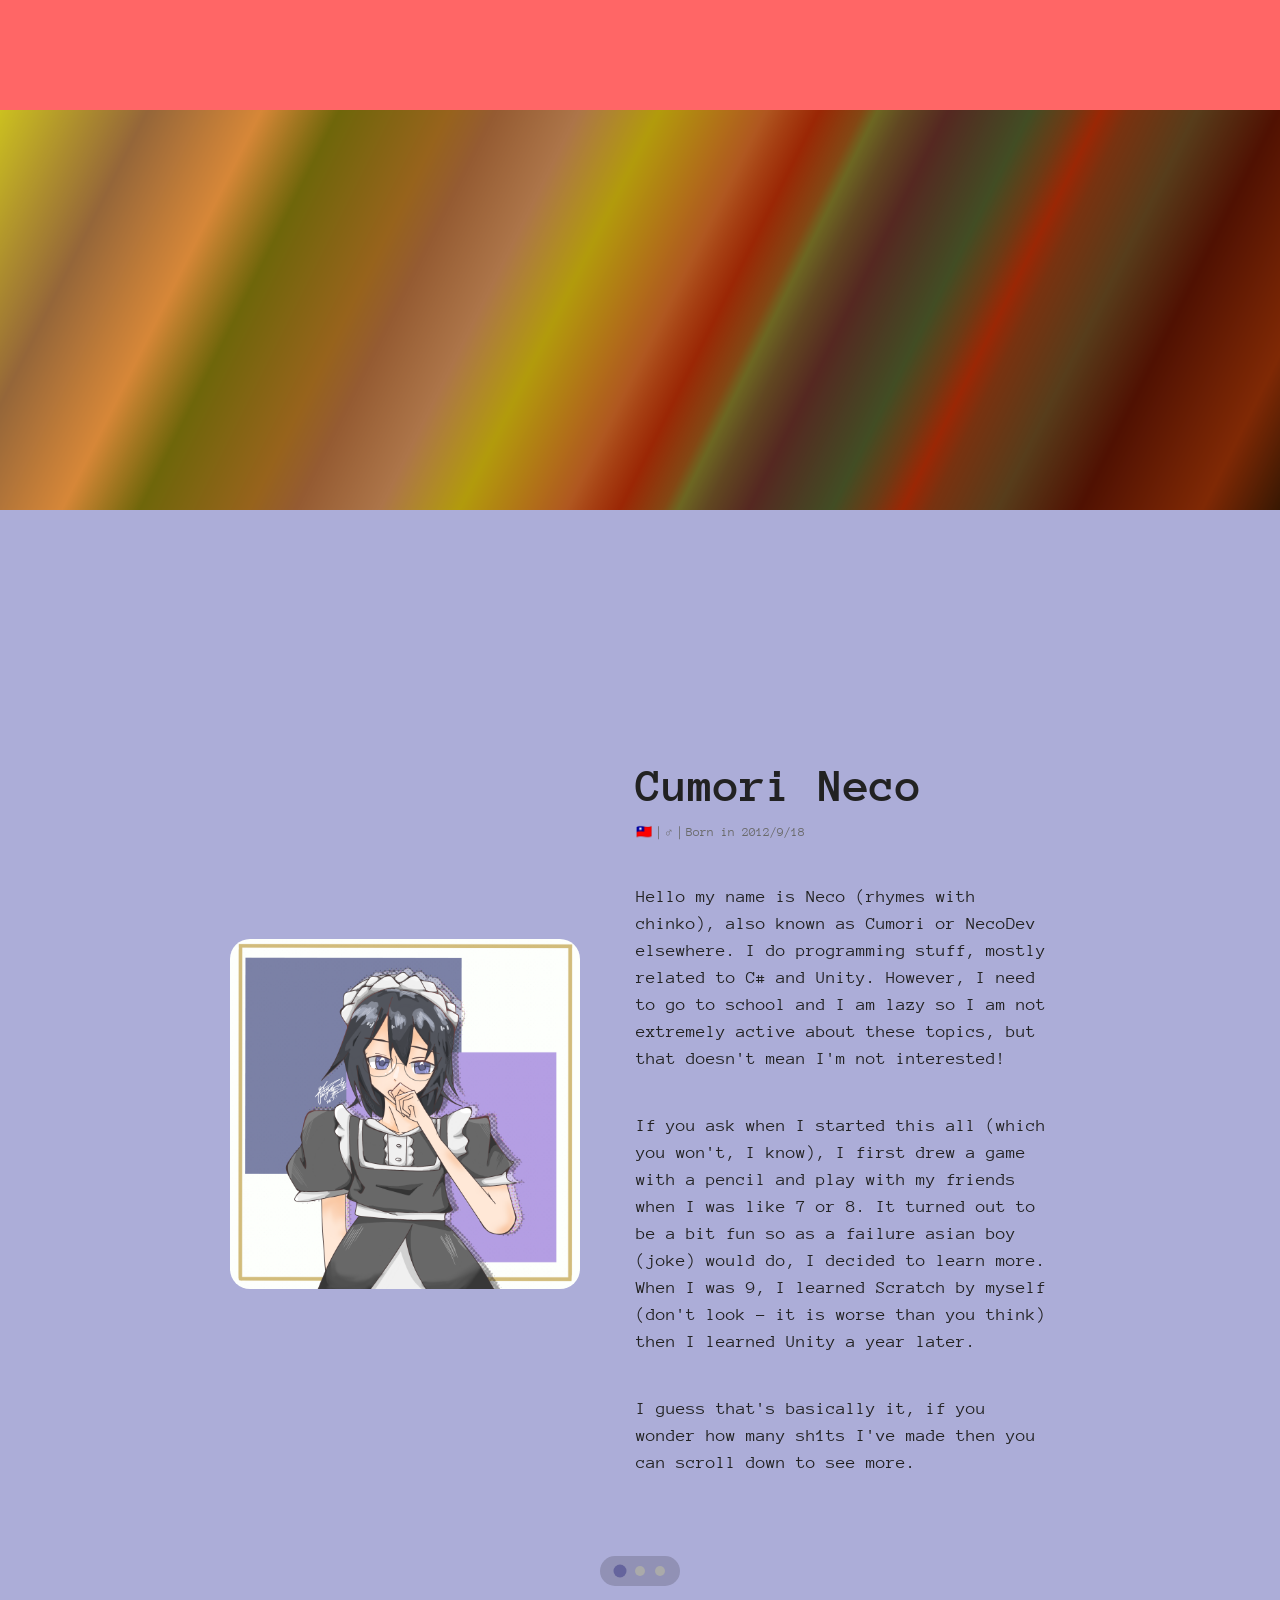
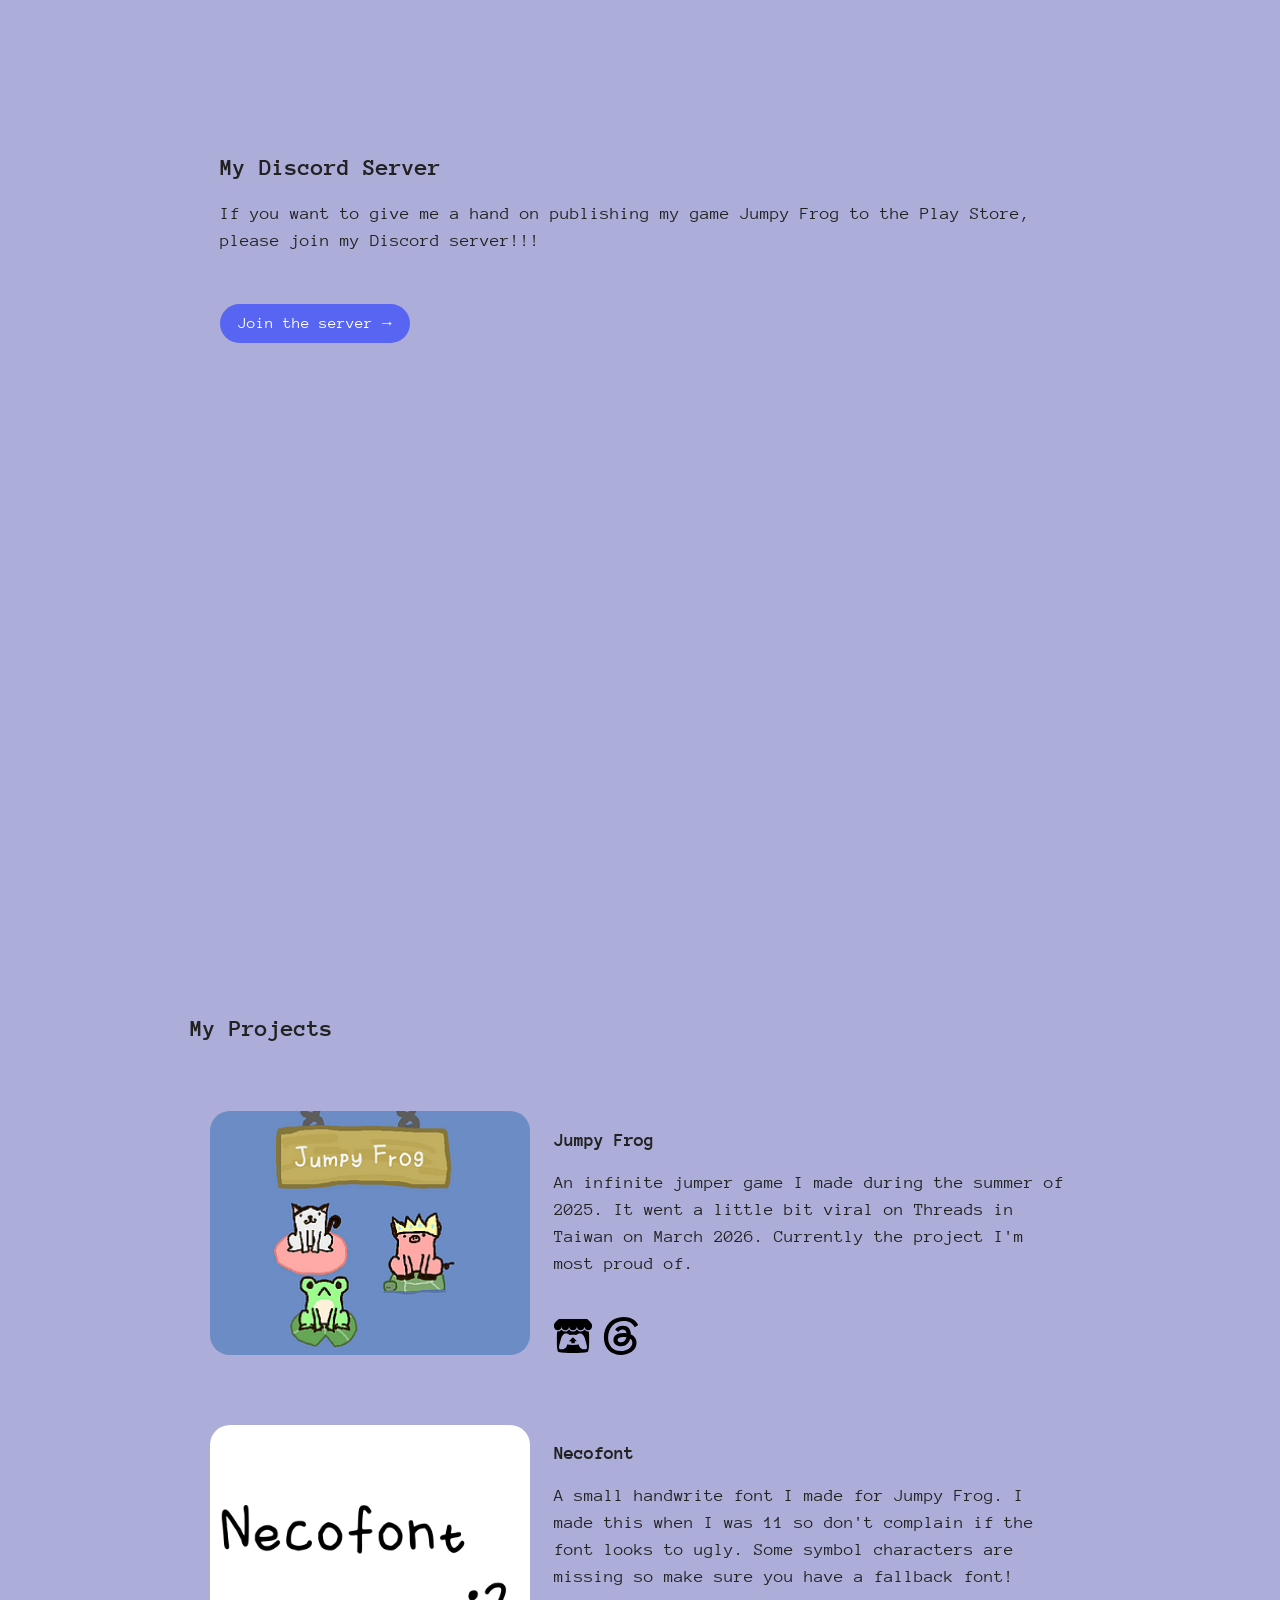
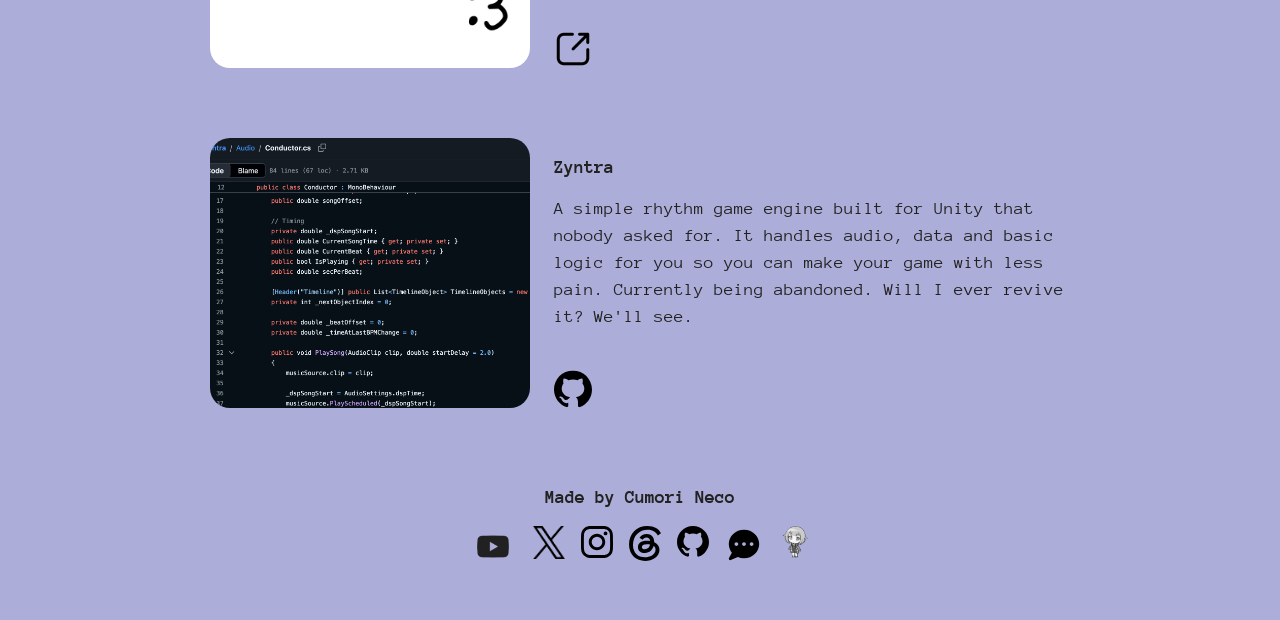
<file: index.html>
<!-- I suck at html so forgive my mistake-->
<!doctype html>
<html lang="en">
    <head>
        <meta charset="UTF-8" />
        <title>Cumori Neco's Cozy Webpage</title>
        <link rel="stylesheet" href="styles.css" />
        <link rel="preconnect" href="https://fonts.googleapis.com" />
        <link rel="preconnect" href="https://fonts.gstatic.com" crossorigin />
        <link
            href="https://fonts.googleapis.com/css2?family=Anonymous+Pro:ital,wght@0,400;0,700;1,400;1,700&display=swap"
            rel="stylesheet" />
        <link rel="icon" href="Images/favicon.png" />
        <script src="script.js" defer></script>
    </head>
    <body>
        <div class="marquee-container">
           <div class="marquee-content">PLEASE HELP ME PUBLISH MY OLD GAME JUMPY FROG ON THE GOOGLE PLAY STORE VIA THE DISCORD LINK BELOW!!!</div>
        </div>
        <img src="Images/banner.png" class="banner" />
        <main class="content">
            <section class="hero" id="home-hero">
                <div class="slides">
                    <div class="slide active">
                        <div class="intro">
                        <img src="Images/me.png" class="avatar" alt="for those who wonder how I look like..." />
                        <article>
                            <h1>Cumori Neco</h1>
                            <p class="bio">🇹🇼｜♂︎｜Born in 2012/9/18</p>
                            <p>
                                Hello my name is Neco (rhymes with chinko), also known as Cumori or NecoDev elsewhere. I do
                                programming stuff, mostly related to C# and Unity. However, I need to go to school and I am lazy
                                so I am not extremely active about these topics, but that doesn't mean I'm not interested!
                            </p>
                            <p>
                                If you ask when I started this all (which you won't, I know), I first drew a game with a pencil
                                and play with my friends when I was like 7 or 8. It turned out to be a bit fun so as a failure
                                asian boy (joke) would do, I decided to learn more. When I was 9, I learned Scratch by myself
                                (don't look - it is worse than you think) then I learned Unity a year later.
                            </p>
                            <p>
                                I guess that's basically it, if you wonder how many sh1ts I've made then you can scroll down to
                                see more.
                            </p>
                        </article>
                        </div>
                    </div>
                    <div class="slide">
                        <div class="feature">
                            <section class="desk">
                                <h1>Desk</h1>
                                <p>Hey why not take a look at my messy desk where I create things you see below?</p>
                                <a class="button" href="/Desk">My Desk →</a>
                            </section>
                        </div>
                    </div>
                    <div class="slide">
                        <div class="feature">
                            <h1>Blog</h1>
                            <p>I haven't finish the page yet hold on.</p>
                        </div>
                    </div>
                </div>
                    <div class="slide-controls">
                        <button class="slide-dot active" aria-label="Show introduction"></button>
                        <button class="slide-dot" aria-label="Show desk"></button>
                        <button class="slide-dot" aria-label="Show blog"></button>
                    </div>
            </section>
            <section class="discord">
               <h2>My Discord Server</h2>
                <p>If you want to give me a hand on publishing my game Jumpy Frog to the Play Store, please join my Discord server!!!</p>
                <a class="discord-button" href="https://discord.gg/w4Fr3qcdJB">Join the server →</a>
                <iframe class="discord-iframe" title="discord" src="https://discord.com/widget?id=1523357853136588900&theme=dark" width="350" height="500" sandbox="allow-popups allow-popups-to-escape-sandbox allow-same-origin allow-scripts" style="border: none;"></iframe>
            </section>
            <div class="projects">
                <h2>My Projects</h2>
                <div class="project-card">
                    <img src="Images/jumpy-frog.png" class="project-image" />
                    <div class="project-info">
                        <h3>Jumpy Frog</h3>
                        <p>
                            An infinite jumper game I made during the summer of 2025. It went a little bit viral on
                            Threads in Taiwan on March 2026. Currently the project I'm most proud of.
                        </p>
                        <div class="badges">
                            <a href="https://cumori-neco.itch.io/jumpy-frog/" class="badge">
                                <img src=Images/Icons/itchio-logo-textless-black.svg class="badge">
                            </a>
                            <a href="https://www.threads.com/@cumori_neco/post/DV5keT_D2t2" class="badge"><img src="Images/Icons/threads-logo-black.svg" class="badge"></a>
                        </div>
                    </div>
                </div>
                <div class="project-card">
                    <img src="Images/Necofont.png" class="project-image" />
                    <div class="project-info">
                        <h3>Necofont</h3>
                        <p>
                            A small handwrite font I made for Jumpy Frog. I made this when I was 11 so don't complain 
                            if the font looks to ugly. Some symbol characters are missing so make sure you have a 
                            fallback font!
                        </p>
                        <div class="badges">
                            <a href="/Necofont" class="badge">
                                <img src=Images/Icons/link_15493328.png class="badge">
                            </a>
                        </div>
                    </div>
                </div>
                <div class="project-card">
                    <img src="Images/zyntra.png" class="project-image">
                    <div class="project-info">
                        <h3>Zyntra</h3>
                        <p>A simple rhythm game engine built for Unity that nobody asked for. It handles audio, data and basic logic for you 
                        so you can make your game with less pain. Currently being abandoned. Will I ever revive it? 
                        We'll see.</p>
                        <div class="badges">
                            <a href="https://github.com/cumori-neco/Zyntra" class="badge"><img src="Images/Icons/GitHub_Invertocat_Black.svg" class="badge"></a>
                        </div>
                    </div>
                </div>
            </div>
        </main>
    </body>
</html>
<footer>
   <h3>Made by Cumori Neco</h3>
    <div class="socials">
        <a href="https://www.youtube.com/@cumori_neco/"><img src="Images/Icons/yt_icon_almostblack_digital.png" style="width: 48px;"></a>
        <a href="https://www.x.com/cumori_neco/"><img src="Images/Icons/logo-black.png"></a>
        <a href="https://www.instagram.com/sayako_kumori/"><img src="Images/Icons/Instagram_Glyph_Black.svg"></a>
        <a href="https://www.threads.com/@cumori_neco"><img src="Images/Icons/threads-logo-black.svg"></a>
        <a href="https://github.com/cumori-neco/"><img src="Images/Icons/GitHub_Invertocat_Black.svg"></a>
        <a href="/Chat/"><img src="Images/Icons/comment-dots-solid-full.svg" style="width: 38px;"></a>
        <a href="javascript:void(0);" onclick="wonderhoyBaby();"><img src="Images/emu.png"></a>
    </div>
    <div style="height : 50px;"/>
</footer>
</file>
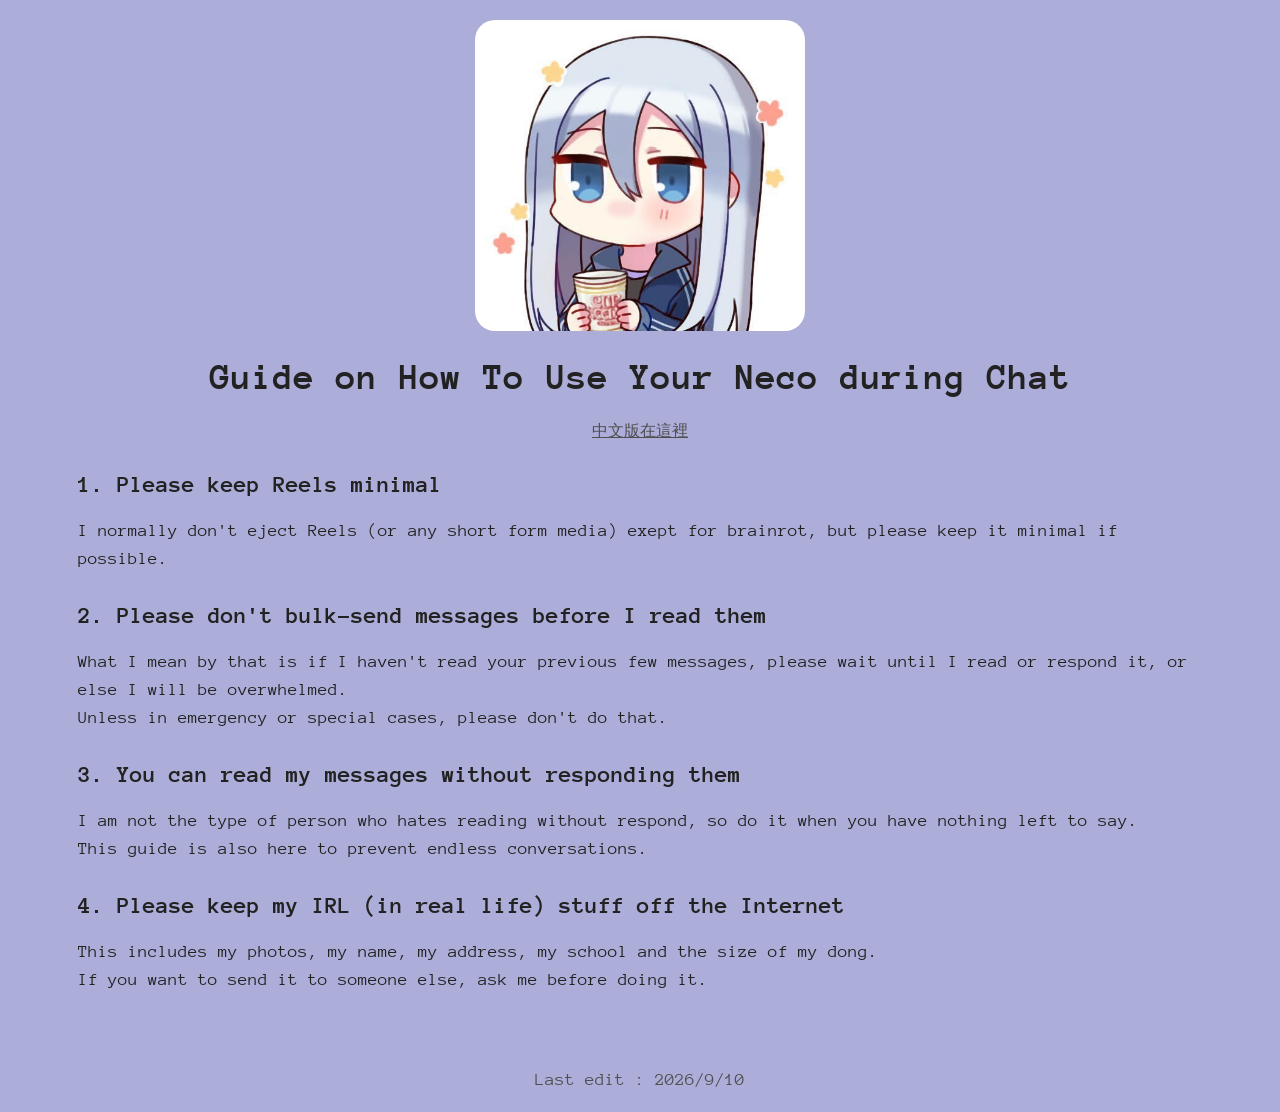
<file: Chat/index.html>
<!doctype html>
<html lang="en">
    <head>
        <meta charset="UTF-8" />
        <link rel="stylesheet" href="styles.css" />
        <link rel="preconnect" href="https://fonts.googleapis.com" />
        <link rel="preconnect" href="https://fonts.gstatic.com" crossorigin />
        <link
            href="https://fonts.googleapis.com/css2?family=Anonymous+Pro:ital,wght@0,400;0,700;1,400;1,700&display=swap"
            rel="stylesheet" />
        <link rel="icon" href="../Images/favicon.png" />
        <title>Chat?</title>
    </head>
    <body>
        <img src="kanade.jpeg" />
        <h1>Guide on How To Use Your Neco during Chat</h1>
        <div style="text-align: center">
            <a style="margin-left: auto" href="chinese.html">中文版在這裡</a>
        </div>
        <article>
            <h2>1. Please keep Reels minimal</h2>
            <p>
                I normally don't eject Reels (or any short form media) exept for brainrot, but please keep it minimal if
                possible.
            </p>
            <h2>2. Please don't bulk-send messages before I read them</h2>
            <p>
                What I mean by that is if I haven't read your previous few messages, please wait until I read or respond
                it, or else I will be overwhelmed.<br />Unless in emergency or special cases, please don't do that.
            </p>
            <h2>3. You can read my messages without responding them</h2>
            <p>
                I am not the type of person who hates reading without respond, so do it when you have nothing left to
                say.<br />This guide is also here to prevent endless conversations.
            </p>
            <h2>4. Please keep my IRL (in real life) stuff off the Internet</h2>
            <p>
                This includes my photos, my name, my address, my school and the size of my dong.<br />If you want to
                send it to someone else, ask me before doing it.
            </p>
        </article>
        <footer>
            <p class="footer">Last edit : 2026/9/10</p>
        </footer>
    </body>
</html>
</file>
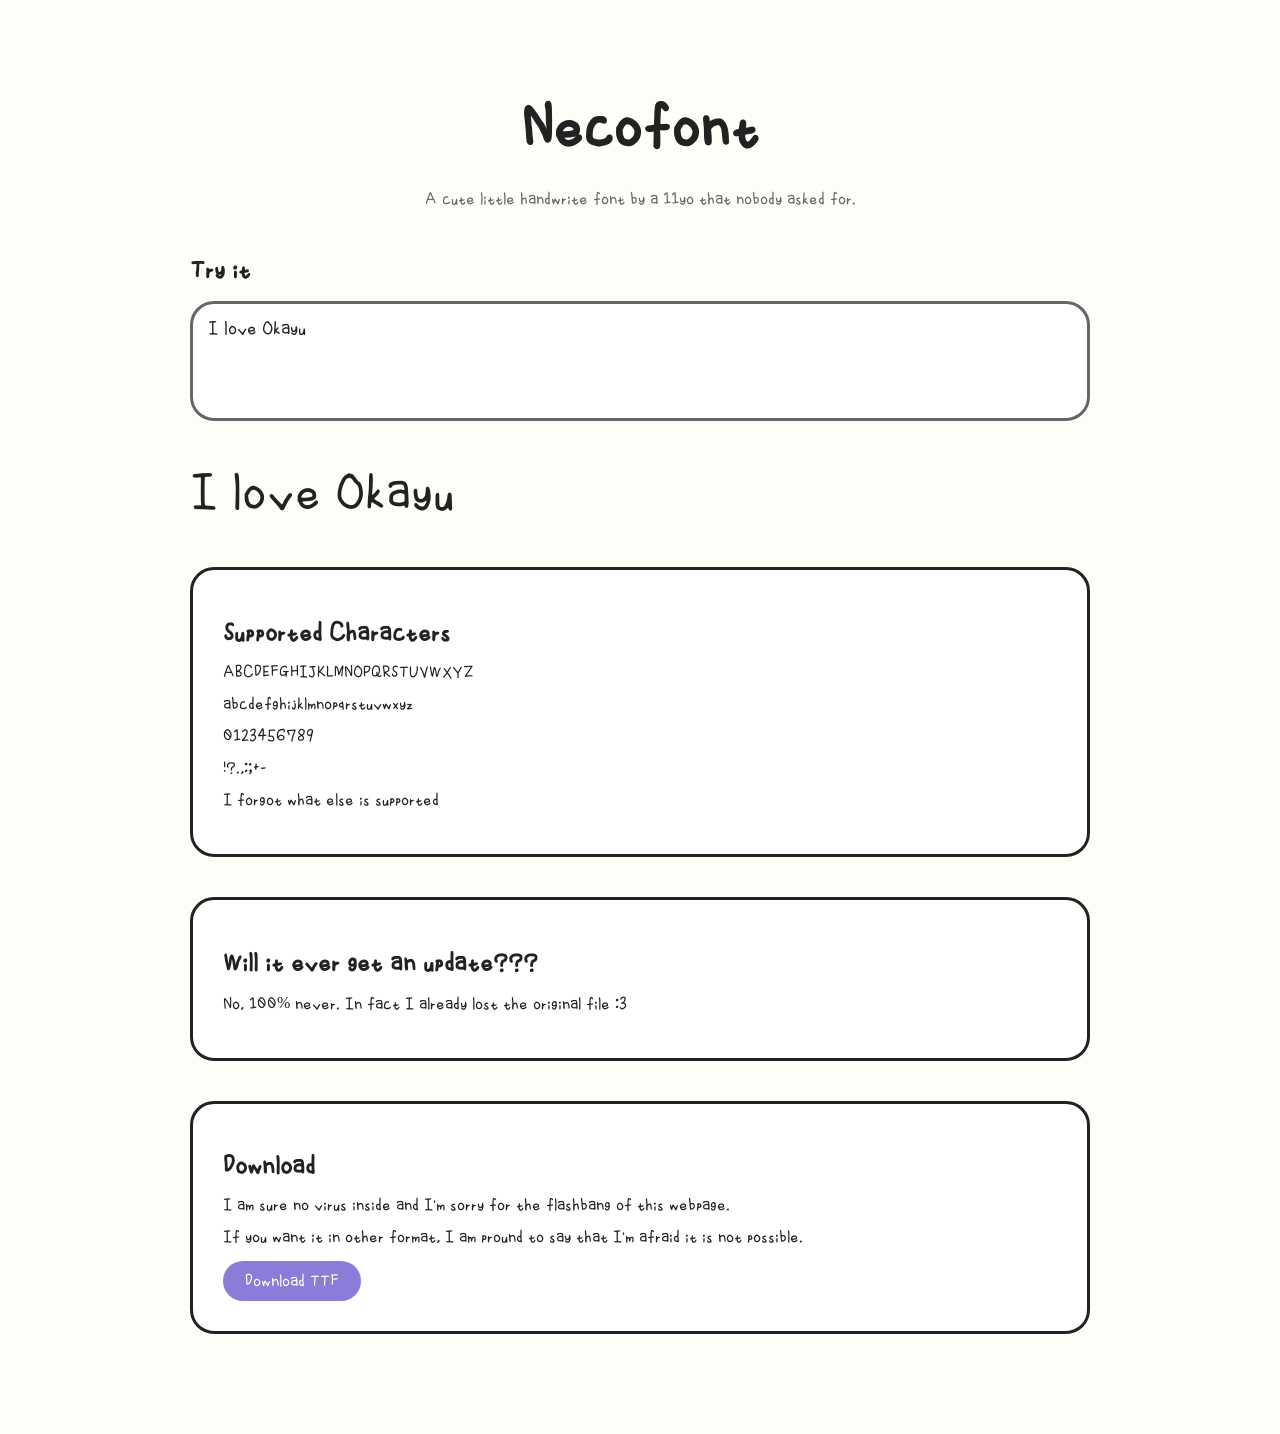
<file: Necofont/index.html>
<!doctype html>
<html lang="en">
    <head>
        <meta charset="UTF-8" />
        <title>Necofont</title>
        <link rel="stylesheet" href="style.css" />
        <link rel="icon" href="../Images/favicon.png" />
    </head>
    <body>
        <main class="container">
            <h1>Necofont</h1>
            <p class="subtitle">A cute little handwrite font by a 11yo that nobody asked for.</p>
            <section class="previewCard">
                <h2>Try it</h2>
                <textarea id="previewInput">I love Okayu</textarea>
                <div id="previewText">I love Okayu</div>
            </section>
            <section class="charset">
                <h2>Supported Characters</h2>
                <p>ABCDEFGHIJKLMNOPQRSTUVWXYZ</p>
                <p>abcdefghijklmnopqrstuvwxyz</p>
                <p>0123456789</p>
                <p>!?.,:;+-</p>
                <p>I forgot what else is supported</p>
            </section>
            <section class="update">
                <h2>Will it ever get an update???</h2>
                <p>No, 100% never. In fact I already lost the original file :3</p>
            </section>
            <section class="download">
                <h2>Download</h2>
                <p>I am sure no virus inside and I'm sorry for the flashbang of this webpage.</p>
                <p>If you want it in other format, I am pround to say that I'm afraid it is not possible.</p>
                <a href="Necofont.ttf" class="button">Download TTF</a>
            </section>
        </main>
        <script>
            const input = document.getElementById("previewInput");
            const preview = document.getElementById("previewText");

            input.addEventListener("input", () => {
                preview.textContent = input.value;
            });
        </script>
    </body>
</html>
</file>
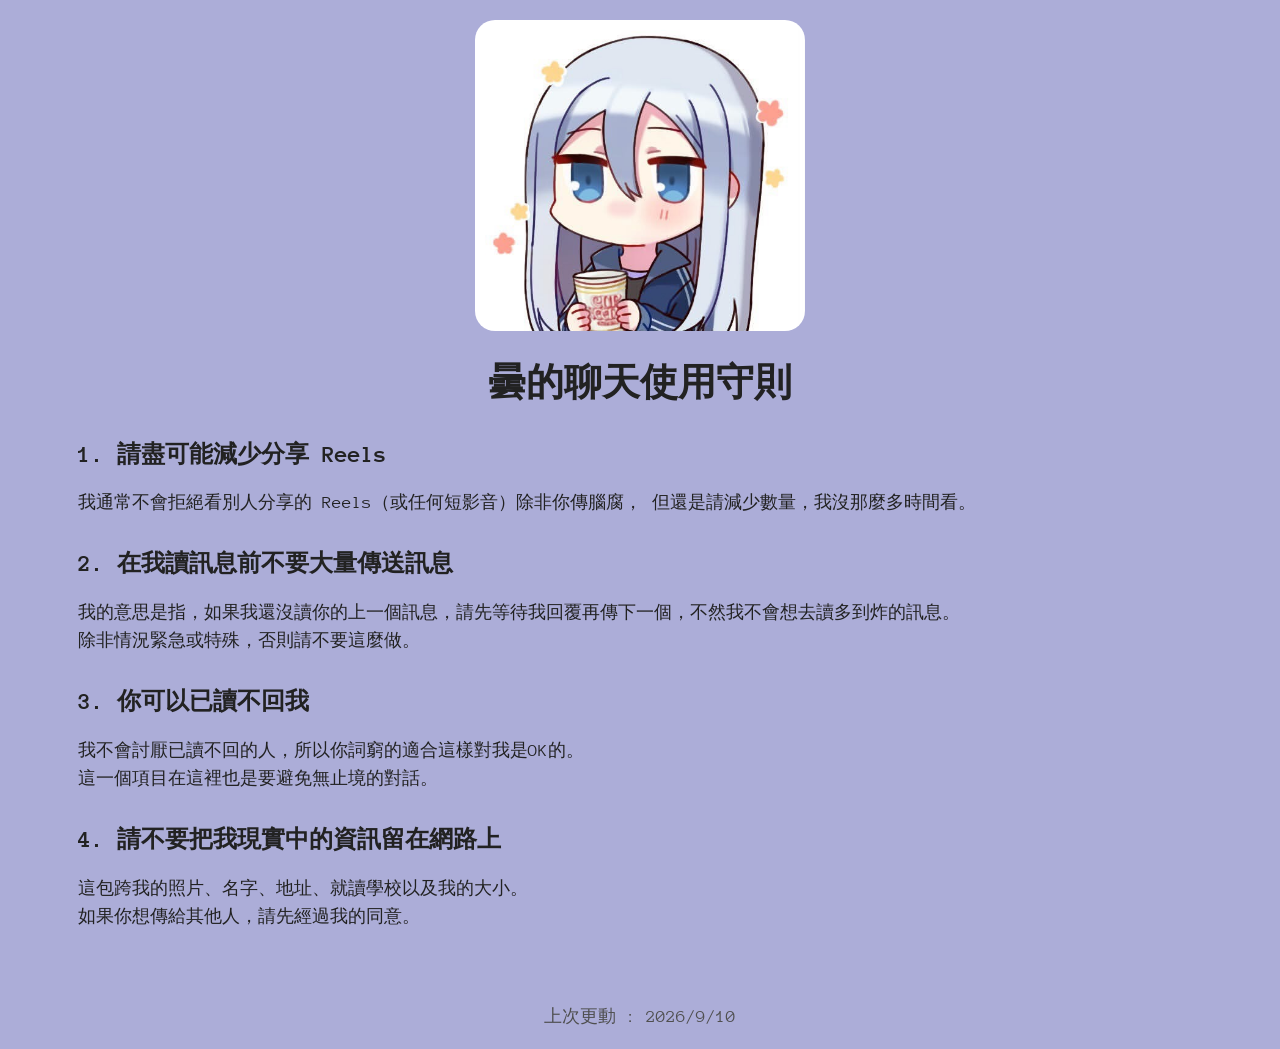
<file: Chat/chinese.html>
<!doctype html>
<html lang="en">
    <head>
        <meta charset="UTF-8" />
        <link rel="stylesheet" href="styles.css" />
        <link rel="preconnect" href="https://fonts.googleapis.com" />
        <link rel="preconnect" href="https://fonts.gstatic.com" crossorigin />
        <link
            href="https://fonts.googleapis.com/css2?family=Anonymous+Pro:ital,wght@0,400;0,700;1,400;1,700&display=swap"
            rel="stylesheet" />
        <link rel="icon" href="../Images/favicon.png" />
        <title>Chat?</title>
    </head>
    <body>
        <img src="kanade.jpeg" />
        <h1>曇的聊天使用守則</h1>
        <article>
            <h2>1. 請盡可能減少分享 Reels</h2>
            <p>我通常不會拒絕看別人分享的 Reels（或任何短影音）除非你傳腦腐， 但還是請減少數量，我沒那麼多時間看。</p>
            <h2>2. 在我讀訊息前不要大量傳送訊息</h2>
            <p>
                我的意思是指，如果我還沒讀你的上一個訊息，請先等待我回覆再傳下一個，不然我不會想去讀多到炸的訊息。<br />除非情況緊急或特殊，否則請不要這麼做。
            </p>
            <h2>3. 你可以已讀不回我</h2>
            <p>
                我不會討厭已讀不回的人，所以你詞窮的適合這樣對我是OK的。<br />這一個項目在這裡也是要避免無止境的對話。
            </p>
            <h2>4. 請不要把我現實中的資訊留在網路上</h2>
            <p>這包跨我的照片、名字、地址、就讀學校以及我的大小。<br />如果你想傳給其他人，請先經過我的同意。</p>
        </article>
        <footer>
            <p class="footer">上次更動 : 2026/9/10</p>
        </footer>
    </body>
</html>
</file>
<file: styles.css>
* {
    font-family: "Anonymous Pro", monospace;
    color: #222222;
}

body {
    background-color: #acadd8;
    margin: 0;
    padding: 0;
}

.banner {
    top: 0;
    left: 0;
    width: 100%;
    height: 400px;
    border-radius: 0;
    object-fit: cover;
}

.avatar {
    width: 350px;
    margin-right: 16px;
    flex-shrink: 0;
    align-content: flex-start;
}

p {
    font-size: 18px;
    margin-bottom: 40px;
    line-height: 1.5;
}

a {
    color: #65649d;
}

h1 {
    font-size: 48px;
    margin-bottom: 4px;
}

p.bio {
    font-size: small;
    color: dimgrey;
    margin-bottom: 40px;
}

img {
    border-radius: 20px;
}

.content {
    max-width: 900px;
    margin: auto;
    padding: 40px;
}

.hero {
    max-width: 1100px;
    margin: 80px auto;
    padding: 40px;
}

.slides {
    position: relative;
}

.slide {
    display: none;
}

.slide.active {
    display: block;
}

.slide-controls {
    display: flex;
    justify-content: center;
    gap: 10px;

    background-color: #9191b5;
    width: 80px;
    margin: 20px auto 0;

    padding-top: 10px;
    padding-bottom: 10px;

    border-radius: 999px;
}

.slide-dot {
    width: 10px;
    height: 10px;

    padding: 0;

    border: none;
    border-radius: 50%;

    background: #aaa;

    cursor: pointer;
}

.slide-dot.active {
    background: #65649d;
    transform: scale(1.3);
}

.intro {
    display: flex;
    gap: 40px;
    align-items: center;
    margin: 40px 0;
}

.discord {
    margin: 80px auto;
    padding: 30px;
}

.discord-iframe {
    width: 100%;
    height: 500px;
    border: none;
    border-radius: 20px;
    margin-top: 20px;
}

.discord-button {
    display: inline-block;

    margin-top: 10px;
    margin-bottom: 20px;

    padding: 10px 18px;

    background: #5865f2;
    color: white;
    text-decoration: none;
    border-radius: 999px;
    transition: transform 0.2s;
}

.discord-button :hover {
    transform: translateY(-2px);
}

.projects {
    display: grid;
    gap: 30px;
    margin-top: 80px;
}

.project-card {
    display: flex;
    gap: 24px;
    padding: 20px;

    text-decoration: none;
    color: inherit;

    transition:
        transform 0.2s,
        box-shadow 0.2s;
}

.project-card:hover {
    transform: translateY(-4px);
    box-shadow: 0 10px 24px rbga(0, 0, 0, 0.2);
}

.project-image {
    width: 320px;
    aspect-ratio: 4/3;
    object-fit: cover;
}

.project-info {
    flex: 1;
}

.badges {
    display: flex;
    gap: 10px;
    flex-wrap: wrap;
    margin-top: 12px;
}

.badge {
    width: 38px;
    height: 38px;
    border-radius: 0;
}

@media (max-width: 700px) {
    .intro {
        flex-direction: column;
        text-align: center;
    }

    .avatar {
        width: 180px;
    }

    .project-card {
        flex-direction: column;
    }

    .project-image {
        width: 100%;
    }
}

footer {
    text-align: center;
    color: darkgray;
}

.socials {
    display: flex;
    justify-content: center;
    gap: 16px;
    margin-top: 16px;
}

.socials img {
    width: 32px;
    height: auto;
    transition: transform 0.2s;
    border-radius: 0;
}

.socials a:hover img {
    transform: scale(1.1);
}

.marquee-container {
    height: 90px;
    background-color: #ff6666;
    overflow: hidden;
    white-space: nowrap;
    padding: 10px 0;
}

.marquee-content {
    display: inline-block;
    padding-left: 100%;
    animation: scroll 20s linear infinite;
    font-size: 80px;
}

/* Copy pasty */

.button {
    display: inline-block;
    padding: 12px 22px;
    background: #8c7bd8;
    color: white;
    text-decoration: none;
    border-radius: 999px;
    transition: 0.2s;
}

.button:hover {
    background: #7564c4;
}

@keyframes scroll {
    0% {
        transform: translate(0, 0);
    }
    100% {
        transform: translate(-100%, 0);
    }
}
</file>
<file: Chat/styles.css>
* {
    font-family: "Anonymous Pro", monospace;
    color: #222222;
}

body {
    background-color: #acadd8;
    margin: 0;
    padding: 0;
}

h1 {
    text-align: center;
    font-size: 38px;
}

h2 {
    margin-top: 30px;
}

img {
    width: 330px;
    display: block;
    margin-left: auto;
    margin-right: auto;
    margin-top: 20px;
    border-radius: 20px;
}

article {
    margin-left: 78px;
    margin-right: 78px;
    margin-top: 25px;
}

p {
    font-size: 18px;
    line-height: 28px;
}

a {
    color: #4f4f4f;
}

footer {
    margin-top: 72px;
}

p.footer {
    color: #4f4f4f;
    text-align: center;
}
</file>
<file: Necofont/style.css>
@font-face {
    font-family: "Necofont";
    src: url("Necofont.ttf") format("truetype");
    font-weight: normal;
    font-style: normal;
}

* {
    font-family: "Necofont";
    color: #222222;
}

body {
    background-color: #fffdf7;
    margin: 0;
    padding: 0;
}

.container {
    max-width: 900px;
    margin: auto;
    padding: 60px 30px;
}

h1 {
    text-align: center;
    font-size: 56px;
}

.subtitle {
    text-align: center;
    color: #666;
    margin-bottom: 50px;
}

.preview-card,
.charset,
.download,
.update {
    background: white;
    border-radius: 24px;
    padding: 30px;
    margin-bottom: 40px;
    border-color: #666;
    border: solid;
    border-width: medium;
}

textarea {
    width: 100%;
    min-height: 120px;
    padding: 15px;
    font-size: 18px;
    border-radius: 24px;
    border: solid;
    border-color: #666;
    border-width: medium;
    resize: none;
    box-sizing: border-box;
}

#previewText {
    margin-top: 30px;
    margin-bottom: 40px;
    font-size: 48px;
    line-height: 1.5;
    word-break: break-word;
}

.charest.p {
    font-size: 34px;
    margin: 20px 0;
}

.button {
    display: inline-block;
    padding: 12px 22px;
    background: #8c7bd8;
    color: white;
    text-decoration: none;
    border-radius: 999px;
    transition: 0.2s;
}

.button:hover {
    background: #7564c4;
}
</file>
